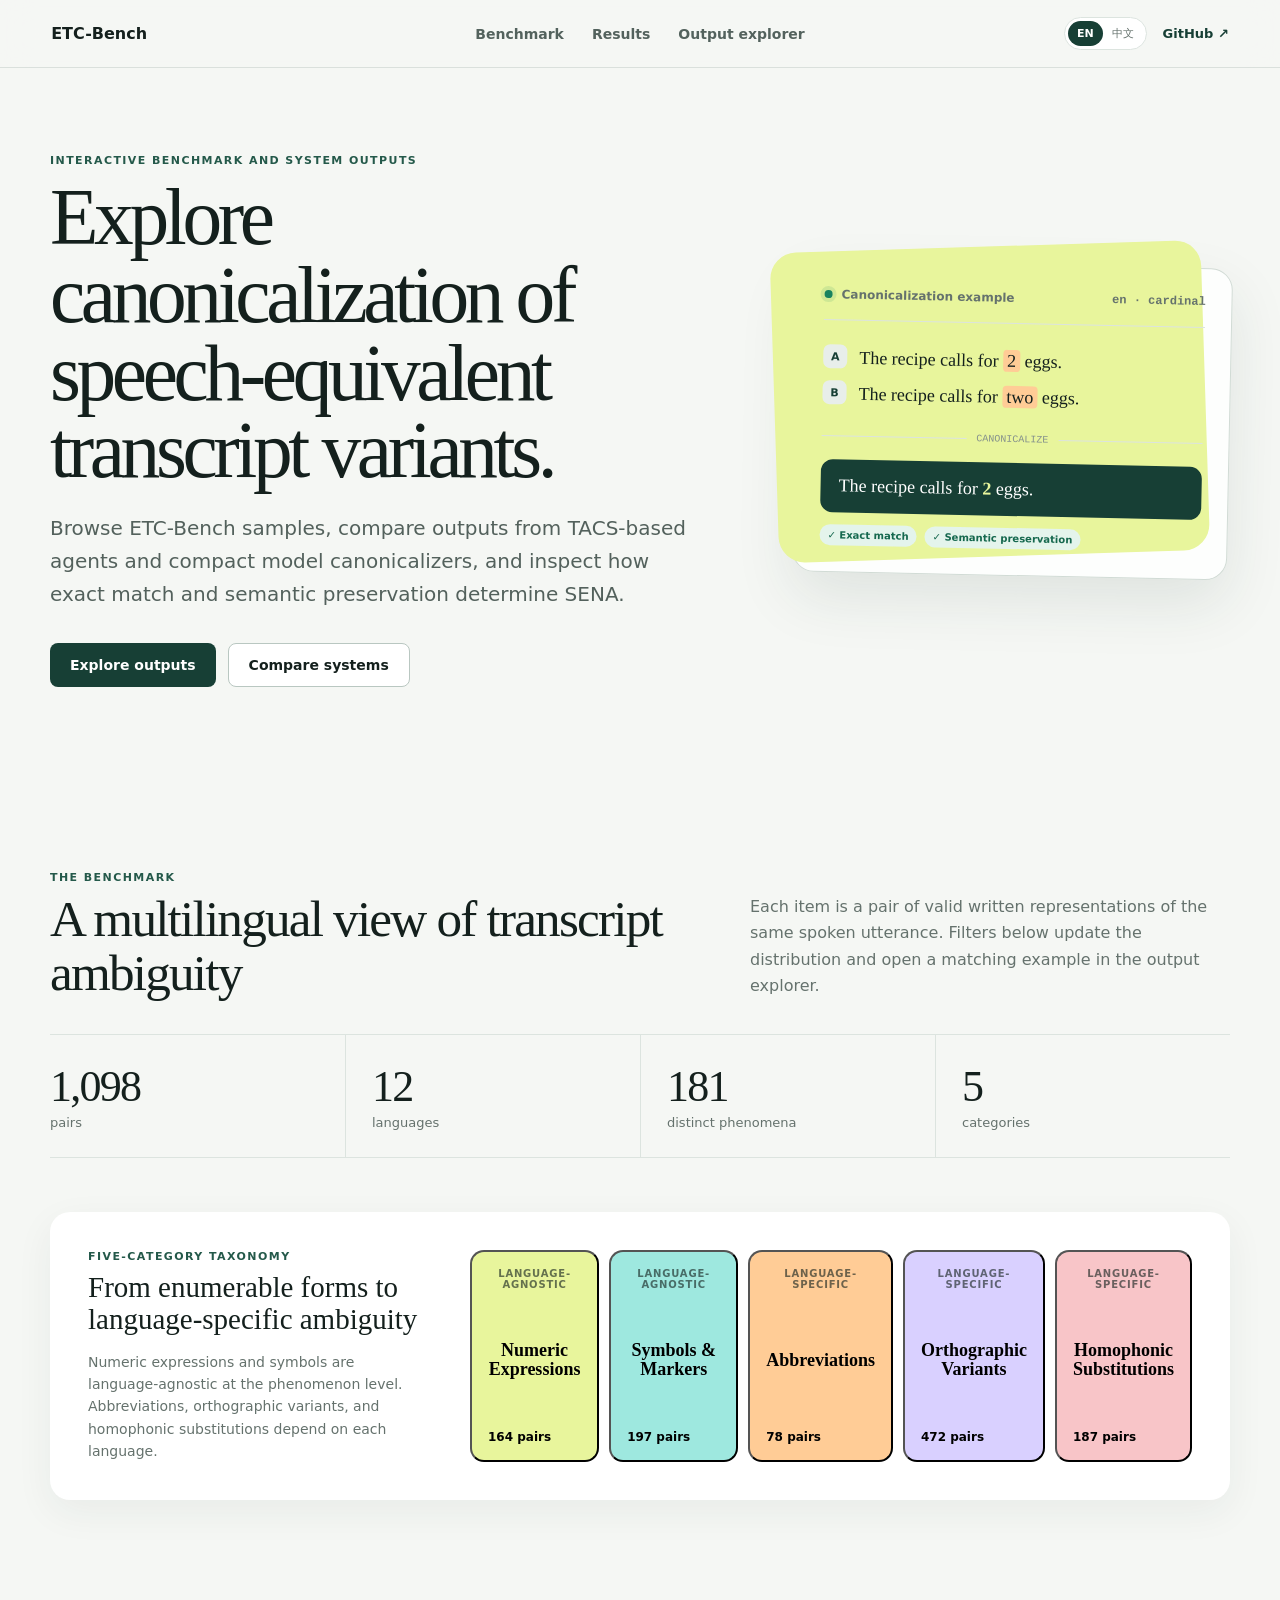
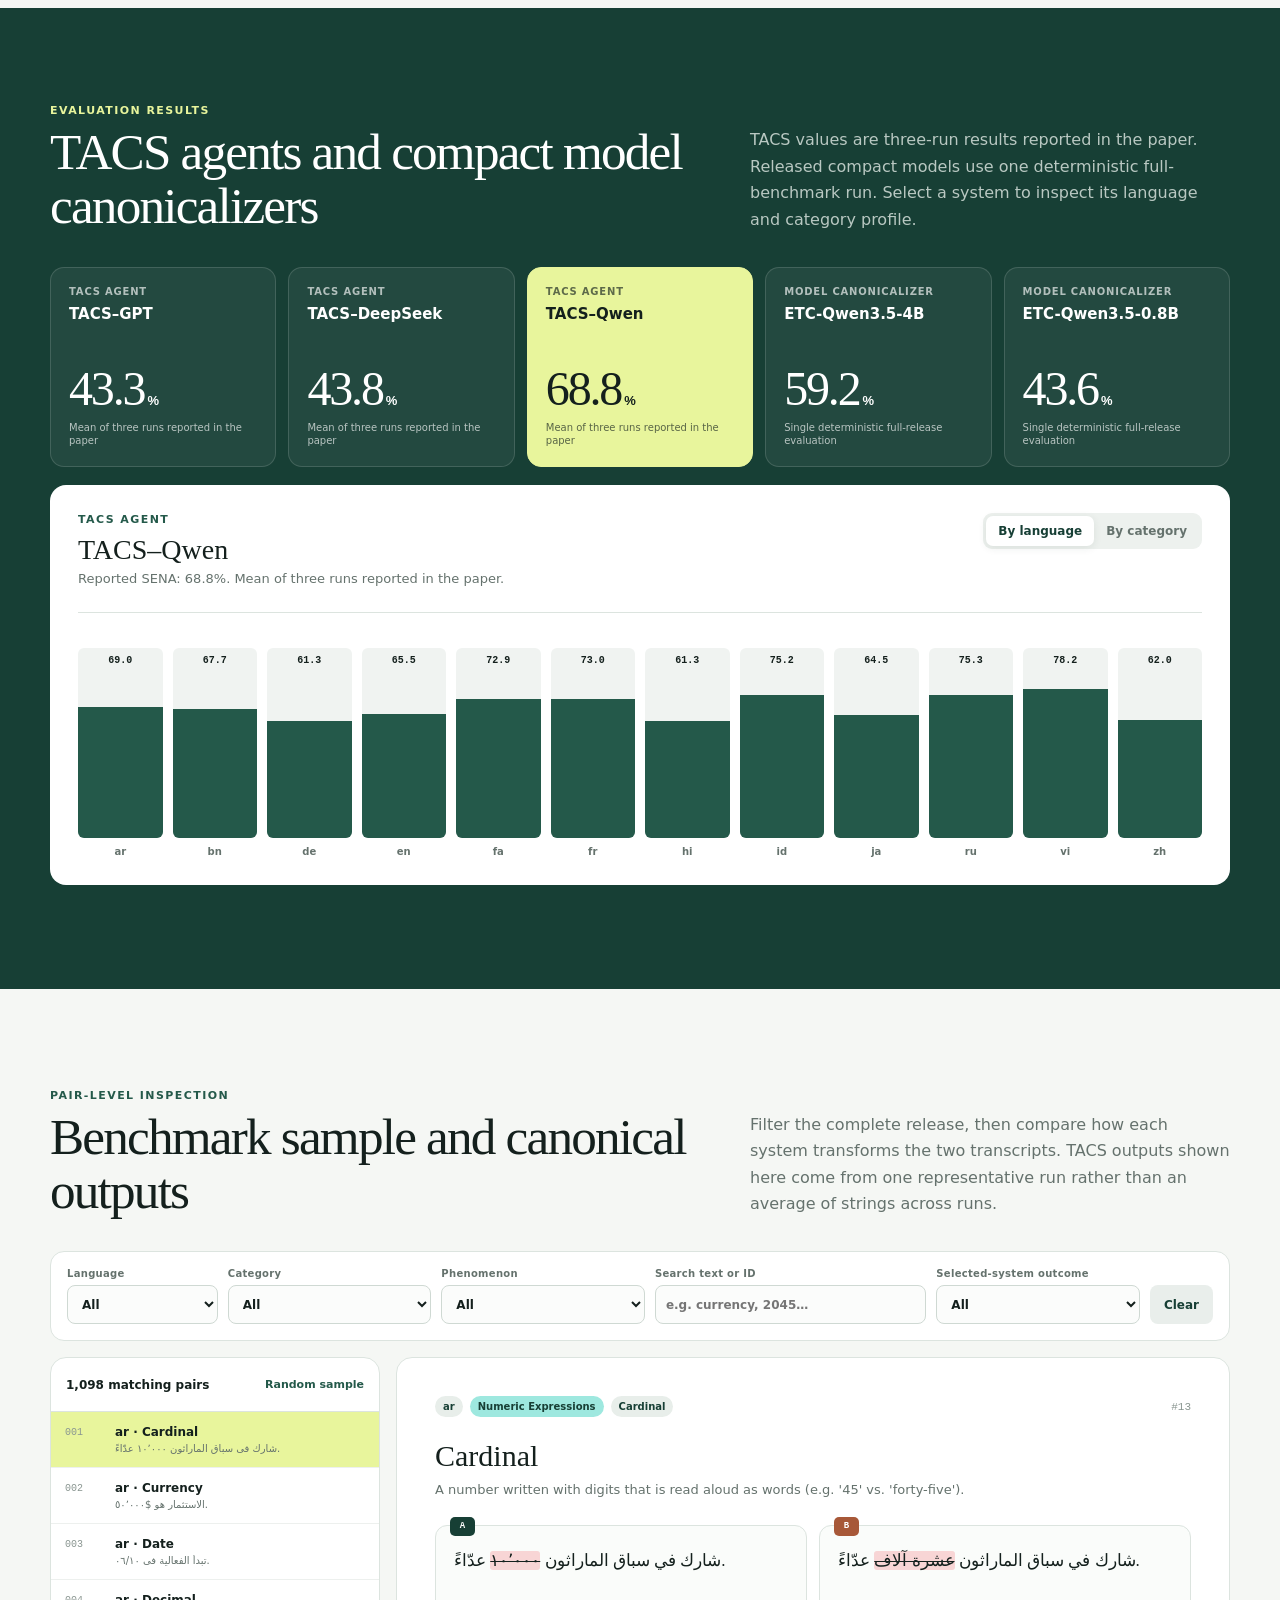
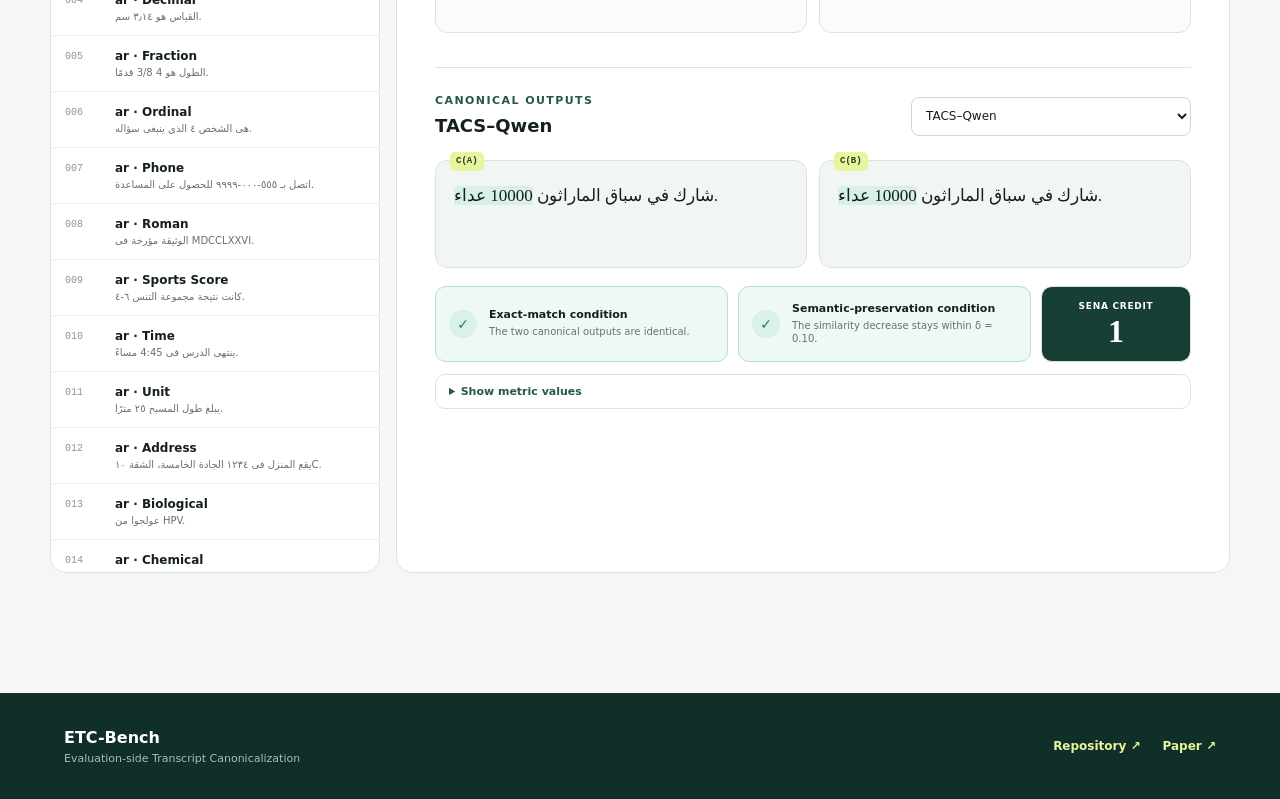
<file: index.html>
<!doctype html>
<html lang="en">
  <head>
    <meta charset="utf-8" />
    <meta name="viewport" content="width=device-width, initial-scale=1" />
    <meta http-equiv="refresh" content="0; url=./demo/" />
    <link rel="canonical" href="https://zh-qian2004.github.io/etc-bench/demo/" />
    <title>ETC-Bench</title>
    <script>
      window.location.replace("./demo/" + window.location.search + window.location.hash);
    </script>
  </head>
  <body>
    <p><a href="./demo/">Open the ETC-Bench interactive demo</a></p>
  </body>
</html>
</file>
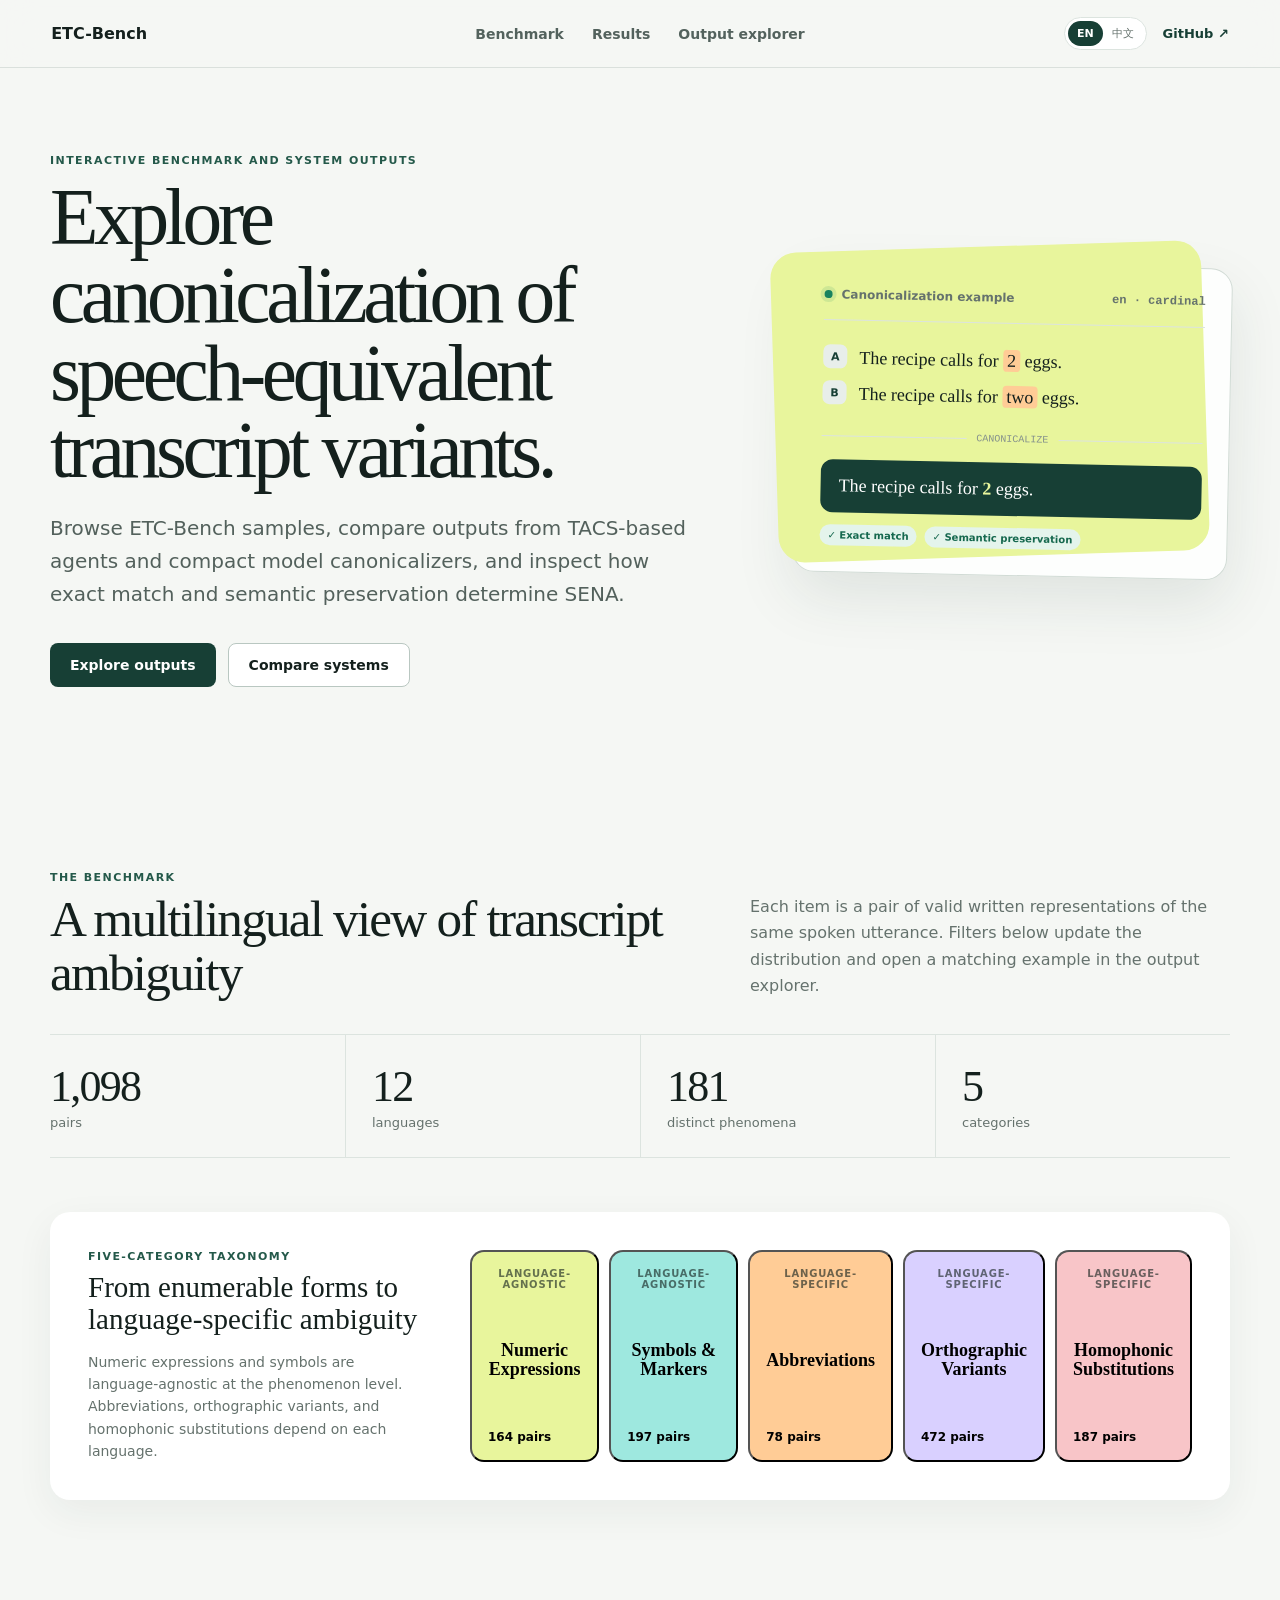
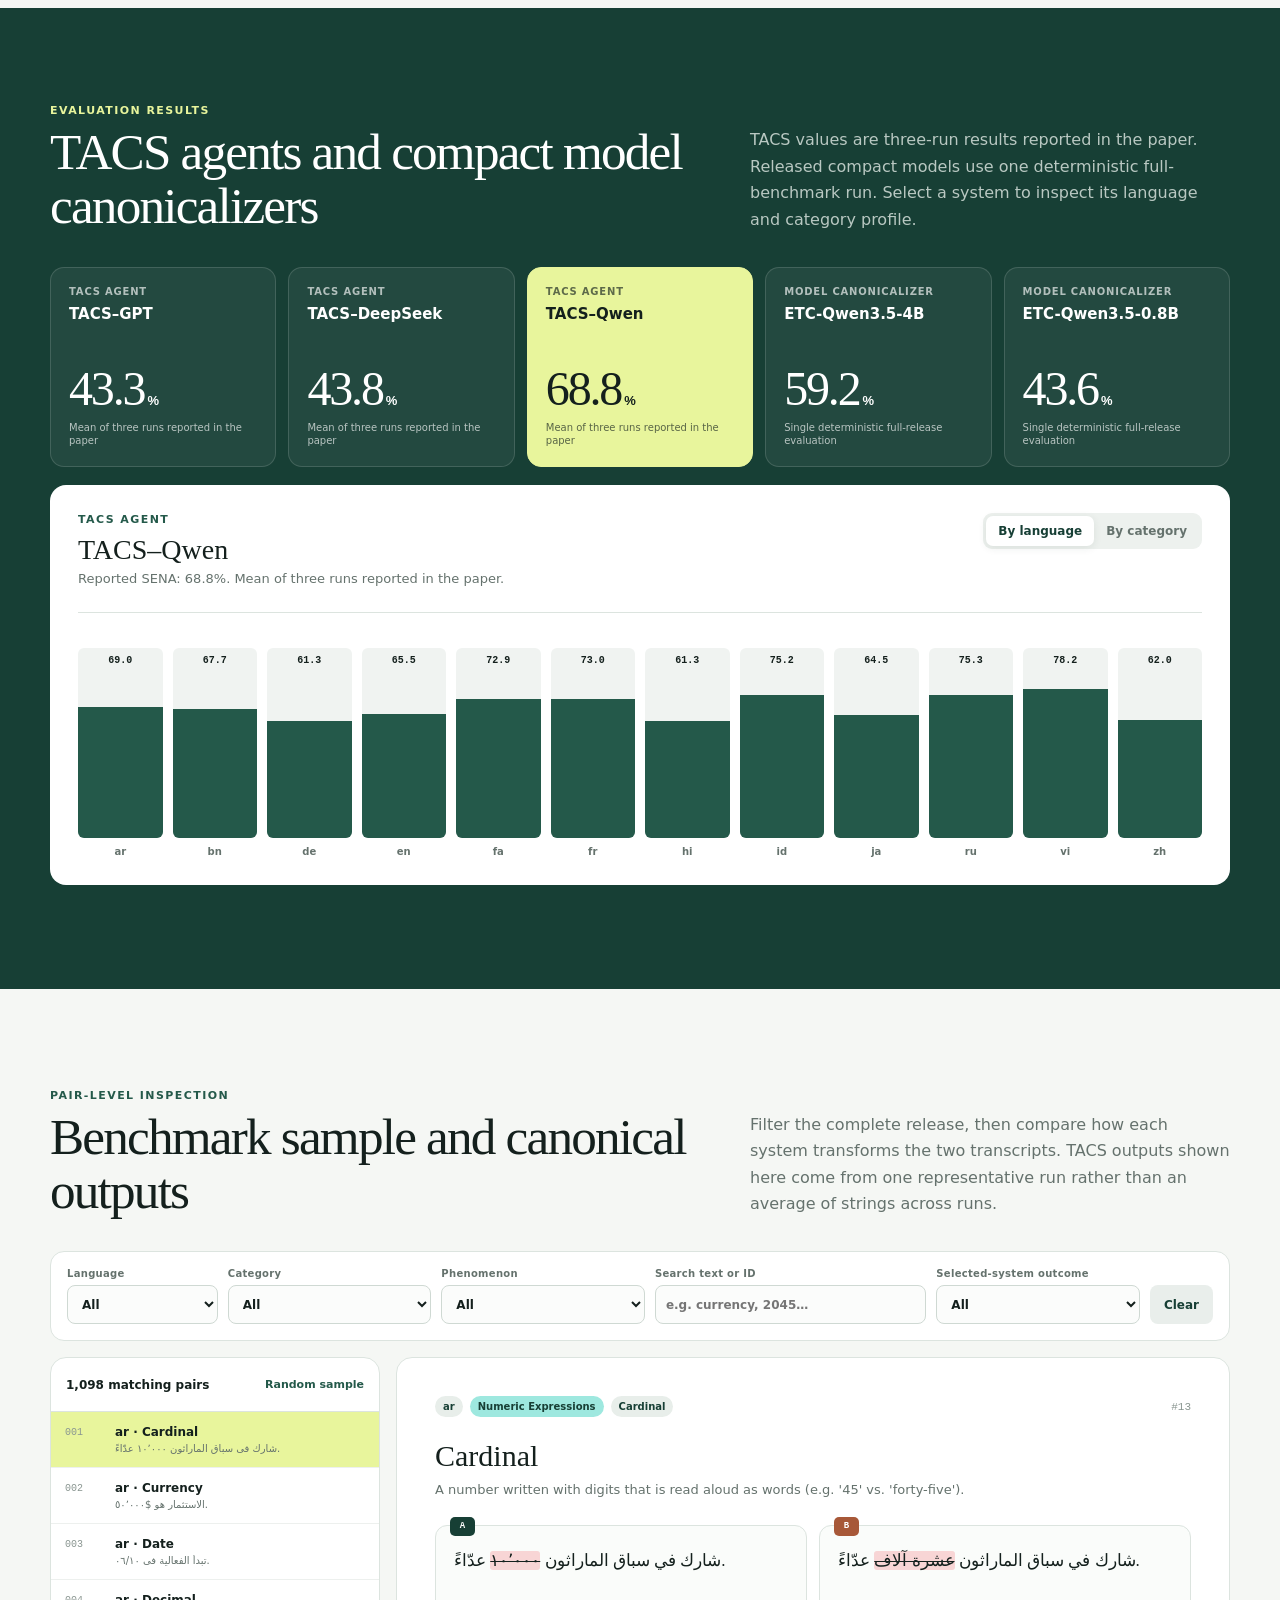
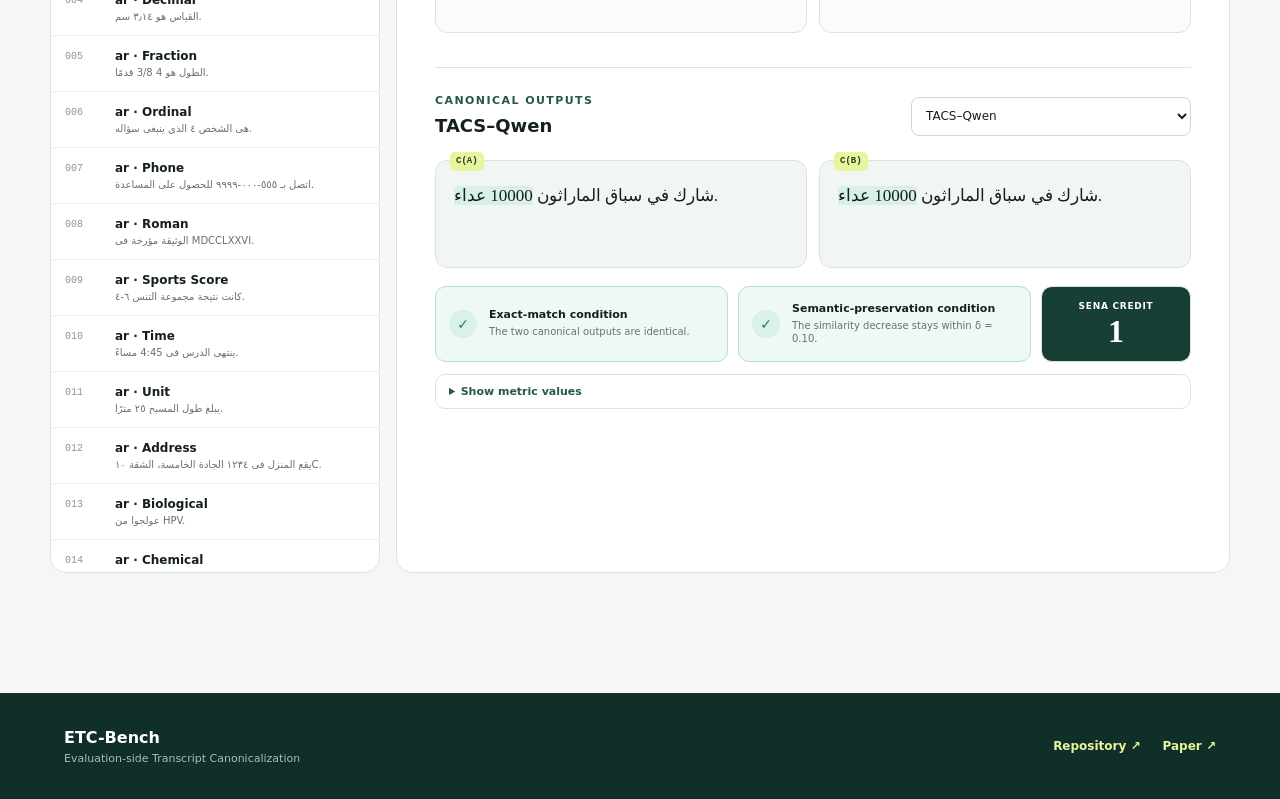
<file: demo/index.html>
<!doctype html>
<html lang="en">
  <head>
    <meta charset="utf-8" />
    <meta name="viewport" content="width=device-width, initial-scale=1" />
    <meta name="theme-color" content="#f4f7f4" />
    <meta name="description" content="Explore ETC-Bench samples and canonicalization outputs from TACS and released model canonicalizers." />
    <title>ETC-Bench · Interactive demo</title>
    <link rel="icon" href="../assets/readme/etc-bench-logo.png" type="image/png" />
    <link rel="icon" href="../assets/readme/etc-bench-logo-dark.png" type="image/png" media="(prefers-color-scheme: dark)" />
    <link rel="stylesheet" href="styles.css" />
  </head>
  <body>
    <header class="topbar">
      <a class="brand" href="#top" aria-label="ETC-Bench demo home">
        <span>ETC-Bench</span>
      </a>
      <nav aria-label="Page sections">
        <a href="#benchmark" data-copy="navBenchmark">Benchmark</a>
        <a href="#results" data-copy="navResults">Results</a>
        <a href="#explorer" data-copy="navExplorer">Output explorer</a>
      </nav>
      <div class="top-actions">
        <div class="language-toggle" role="group" aria-label="Interface language">
          <button type="button" data-ui-language="en" aria-pressed="true">EN</button>
          <button type="button" data-ui-language="zh" aria-pressed="false">中文</button>
        </div>
        <a class="github-link" href="https://github.com/zh-qian2004/etc-bench" target="_blank" rel="noopener">GitHub ↗</a>
      </div>
    </header>

    <main id="top">
      <section class="hero section-shell">
        <div class="hero-copy">
          <p class="eyebrow" data-copy="heroEyebrow">Interactive benchmark and system outputs</p>
          <h1 data-copy="heroTitle">Explore canonicalization of speech-equivalent transcript variants.</h1>
          <p class="hero-lead" data-copy="heroLead">Browse ETC-Bench samples, compare outputs from TACS-based agents and compact model canonicalizers, and inspect how exact match and semantic preservation determine SENA.</p>
          <div class="hero-actions">
            <a class="button primary" href="#explorer" data-copy="exploreOutputs">Explore outputs</a>
            <a class="button secondary" href="#results" data-copy="compareSystems">Compare systems</a>
          </div>
        </div>
        <div class="hero-demo" aria-label="Canonicalization example">
          <div class="hero-demo-head">
            <span class="live-dot"></span>
            <span data-copy="heroExample">Canonicalization example</span>
            <span class="mono">en · cardinal</span>
          </div>
          <div class="mini-pair">
            <span>A</span><p>The recipe calls for <mark>2</mark> eggs.</p>
            <span>B</span><p>The recipe calls for <mark>two</mark> eggs.</p>
          </div>
          <div class="canonical-arrow" aria-hidden="true"><span></span>canonicalize<span></span></div>
          <div class="mini-output">The recipe calls for <strong>2</strong> eggs.</div>
          <div class="mini-verdict"><span>✓ Exact match</span><span>✓ Semantic preservation</span></div>
        </div>
      </section>

      <section class="stats section-shell" id="benchmark" aria-labelledby="benchmarkTitle">
        <div class="section-heading">
          <div>
            <p class="eyebrow" data-copy="benchmarkEyebrow">The benchmark</p>
            <h2 id="benchmarkTitle" data-copy="benchmarkTitle">A multilingual view of transcript ambiguity</h2>
          </div>
          <p data-copy="benchmarkLead">Each item is a pair of valid written representations of the same spoken utterance. Filters below update the distribution and open a matching example in the output explorer.</p>
        </div>
        <div class="stat-grid" id="statGrid"></div>
        <div class="taxonomy-panel">
          <div class="taxonomy-copy">
            <p class="eyebrow" data-copy="taxonomyEyebrow">Five-category taxonomy</p>
            <h3 data-copy="taxonomyTitle">From enumerable forms to language-specific ambiguity</h3>
            <p data-copy="taxonomyLead">Numeric expressions and symbols are language-agnostic at the phenomenon level. Abbreviations, orthographic variants, and homophonic substitutions depend on each language.</p>
          </div>
          <div class="category-map" id="categoryMap"></div>
        </div>
      </section>

      <section class="results-section" id="results" aria-labelledby="resultsTitle">
        <div class="section-shell">
          <div class="section-heading light">
            <div>
              <p class="eyebrow" data-copy="resultsEyebrow">Evaluation results</p>
              <h2 id="resultsTitle" data-copy="resultsTitle">TACS agents and compact model canonicalizers</h2>
            </div>
            <p data-copy="resultsLead">TACS values are three-run results reported in the paper. Released compact models use one deterministic full-benchmark run. Select a system to inspect its language and category profile.</p>
          </div>
          <div class="system-cards" id="systemCards"></div>
          <div class="result-detail">
            <div class="result-detail-head">
              <div>
                <p class="eyebrow" id="detailKind"></p>
                <h3 id="detailTitle"></h3>
                <p id="detailNote"></p>
              </div>
              <div class="dimension-toggle" role="group" aria-label="Result dimension">
                <button type="button" data-dimension="languages" aria-pressed="true" data-copy="byLanguage">By language</button>
                <button type="button" data-dimension="categories" aria-pressed="false" data-copy="byCategory">By category</button>
              </div>
            </div>
            <div class="bar-chart" id="barChart"></div>
          </div>
        </div>
      </section>

      <section class="explorer section-shell" id="explorer" aria-labelledby="explorerTitle">
        <div class="section-heading">
          <div>
            <p class="eyebrow" data-copy="explorerEyebrow">Pair-level inspection</p>
            <h2 id="explorerTitle" data-copy="explorerTitle">Benchmark sample and canonical outputs</h2>
          </div>
          <p data-copy="explorerLead">Filter the complete release, then compare how each system transforms the two transcripts. TACS outputs shown here come from one representative run rather than an average of strings across runs.</p>
        </div>

        <div class="filters" aria-label="Benchmark filters">
          <label><span data-copy="filterLanguage">Language</span><select id="languageFilter"></select></label>
          <label><span data-copy="filterCategory">Category</span><select id="categoryFilter"></select></label>
          <label><span data-copy="filterPhenomenon">Phenomenon</span><select id="phenomenonFilter"></select></label>
          <label class="search-field"><span data-copy="filterSearch">Search text or ID</span><input id="searchInput" type="search" placeholder="e.g. currency, 2045…" /></label>
          <label><span data-copy="filterOutcome">Selected-system outcome</span><select id="outcomeFilter"></select></label>
          <button class="clear-button" type="button" id="clearFilters" data-copy="clearFilters">Clear</button>
        </div>

        <div class="explorer-layout">
          <aside class="sample-list-panel">
            <div class="list-head">
              <strong id="matchCount"></strong>
              <button type="button" id="randomSample" data-copy="randomSample">Random sample</button>
            </div>
            <div class="sample-list" id="sampleList" role="listbox" aria-label="Benchmark samples"></div>
          </aside>

          <article class="sample-detail" id="sampleDetail">
            <div class="sample-meta">
              <div class="meta-badges" id="metaBadges"></div>
              <span class="sample-id" id="sampleId"></span>
            </div>
            <h3 id="phenomenonTitle"></h3>
            <p class="phenomenon-description" id="phenomenonDescription"></p>

            <div class="source-pair">
              <div class="text-card source-a"><span class="side-label">A</span><p id="sourceA"></p></div>
              <div class="text-card source-b"><span class="side-label">B</span><p id="sourceB"></p></div>
            </div>

            <div class="output-toolbar">
              <div>
                <p class="eyebrow" data-copy="canonicalOutputs">Canonical outputs</p>
                <h4 id="outputSystemTitle"></h4>
              </div>
              <select id="outputSystemSelect" aria-label="Select canonicalization system"></select>
            </div>
            <div class="output-pair">
              <div class="text-card output-a"><span class="side-label">C(A)</span><p id="outputA"></p></div>
              <div class="text-card output-b"><span class="side-label">C(B)</span><p id="outputB"></p></div>
            </div>

            <div class="verdict-grid">
              <div class="verdict" id="exactVerdict"><span class="verdict-icon"></span><div><strong data-copy="exactCondition">Exact-match condition</strong><small id="exactText"></small></div></div>
              <div class="verdict" id="semanticVerdict"><span class="verdict-icon"></span><div><strong data-copy="semanticCondition">Semantic-preservation condition</strong><small id="semanticText"></small></div></div>
              <div class="credit-card" id="creditCard"><span data-copy="senaCredit">SENA credit</span><strong id="creditValue"></strong></div>
            </div>
            <details class="metric-details">
              <summary data-copy="metricDetails">Show metric values</summary>
              <div><span>t<sub>i</sub></span><strong id="metricT"></strong><small data-copy="metricTLabel">source-pair similarity</small></div>
              <div><span>f<sub>i</sub></span><strong id="metricF"></strong><small data-copy="metricFLabel">lower input–output similarity</small></div>
              <div><span>δ</span><strong>0.10</strong><small data-copy="metricDeltaLabel">similarity tolerance</small></div>
            </details>
          </article>
        </div>
      </section>
    </main>

    <footer>
      <div><strong>ETC-Bench</strong><span data-copy="footerText">Evaluation-side Transcript Canonicalization</span></div>
      <div class="footer-links">
        <a href="https://github.com/zh-qian2004/etc-bench" target="_blank" rel="noopener">Repository ↗</a>
        <a href="https://arxiv.org/abs/2610.36527" target="_blank" rel="noopener">Paper ↗</a>
      </div>
    </footer>

    <script src="data.js"></script>
    <script src="app.js"></script>
  </body>
</html>
</file>
<file: demo/styles.css>
:root {
  --ink: #14201d;
  --muted: #65726d;
  --line: #dce4df;
  --paper: #f5f7f4;
  --card: #ffffff;
  --forest: #173f35;
  --forest-2: #24594a;
  --lime: #e8f59c;
  --cyan: #9ee8df;
  --orange: #ffcc96;
  --lavender: #d9d0ff;
  --rose: #f8c5c8;
  --success: #17825f;
  --danger: #bf4a4f;
  --shadow: 0 24px 60px rgba(31, 55, 47, 0.1);
  color: var(--ink);
  font-family: Inter, ui-sans-serif, system-ui, -apple-system, BlinkMacSystemFont, "Segoe UI", sans-serif;
  font-synthesis: none;
  text-rendering: optimizeLegibility;
}

* { box-sizing: border-box; }
html { scroll-behavior: smooth; scroll-padding-top: 84px; }
body { margin: 0; background: var(--paper); color: var(--ink); }
button, input, select { font: inherit; }
button, a { -webkit-tap-highlight-color: transparent; }
a { color: inherit; }

.topbar {
  position: sticky;
  top: 0;
  z-index: 20;
  min-height: 68px;
  display: grid;
  grid-template-columns: 1fr auto 1fr;
  align-items: center;
  padding: 10px clamp(18px, 4vw, 58px);
  border-bottom: 1px solid rgba(23, 63, 53, 0.12);
  background: rgba(245, 247, 244, 0.9);
  backdrop-filter: blur(16px);
}

.brand { display: inline-flex; align-items: center; width: fit-content; text-decoration: none; font-weight: 750; }
.topbar nav { display: flex; align-items: center; gap: 28px; }
.topbar nav a { position: relative; color: #53625d; font-size: 14px; font-weight: 650; text-decoration: none; }
.topbar nav a::after { content: ""; position: absolute; left: 0; right: 100%; bottom: -7px; height: 2px; background: var(--forest); transition: right 160ms ease; }
.topbar nav a:hover::after { right: 0; }
.top-actions { justify-self: end; display: flex; align-items: center; gap: 16px; }
.github-link { color: var(--forest); font-size: 13px; font-weight: 700; text-decoration: none; }
.language-toggle { display: flex; padding: 3px; border: 1px solid var(--line); border-radius: 999px; background: white; }
.language-toggle button { border: 0; border-radius: 999px; padding: 5px 9px; color: var(--muted); background: transparent; font-size: 11px; font-weight: 750; cursor: pointer; }
.language-toggle button[aria-pressed="true"] { color: white; background: var(--forest); }

.section-shell { width: min(1180px, calc(100% - 40px)); margin: 0 auto; }
.hero { min-height: 620px; display: grid; grid-template-columns: minmax(0, 1.22fr) minmax(380px, .78fr); gap: clamp(36px, 5vw, 64px); align-items: center; padding-block: 86px 96px; }
.hero-copy h1 { max-width: 720px; margin: 12px 0 22px; font-family: Georgia, "Times New Roman", serif; font-size: clamp(50px, 6.2vw, 84px); font-weight: 500; letter-spacing: -0.055em; line-height: .98; }
.eyebrow { margin: 0 0 8px; color: var(--forest-2); font-size: 11px; font-weight: 800; letter-spacing: .13em; text-transform: uppercase; }
.hero-lead { max-width: 640px; margin: 0; color: #53615c; font-size: clamp(17px, 2vw, 20px); line-height: 1.65; }
.hero-actions { display: flex; gap: 12px; margin-top: 32px; }
.button { display: inline-flex; align-items: center; justify-content: center; min-height: 44px; padding: 0 20px; border-radius: 8px; font-size: 14px; font-weight: 750; text-decoration: none; }
.button.primary { color: white; background: var(--forest); }
.button.secondary { border: 1px solid #b9c7c1; background: white; }

.hero-demo { position: relative; padding: 26px; border: 1px solid #d1dbd5; border-radius: 22px; background: rgba(255,255,255,.86); box-shadow: var(--shadow); transform: rotate(1.2deg); }
.hero-demo::before { content: ""; position: absolute; z-index: -1; inset: -18px 24px 18px -22px; border-radius: 26px; background: var(--lime); transform: rotate(-3deg); }
.hero-demo-head { display: flex; align-items: center; gap: 9px; padding-bottom: 18px; border-bottom: 1px solid var(--line); color: var(--muted); font-size: 12px; font-weight: 650; }
.hero-demo-head .mono { margin-left: auto; }
.live-dot { width: 8px; height: 8px; border-radius: 50%; background: var(--success); box-shadow: 0 0 0 4px rgba(23,130,95,.12); }
.mono { font-family: "SFMono-Regular", Consolas, monospace; }
.mini-pair { display: grid; grid-template-columns: 24px 1fr; gap: 10px 12px; padding: 24px 0; }
.mini-pair > span { display: grid; place-items: center; width: 24px; height: 24px; border-radius: 7px; background: #e8eeea; color: var(--forest); font-size: 11px; font-weight: 800; }
.mini-pair p { margin: 0; font-family: Georgia, serif; font-size: 18px; line-height: 1.45; }
mark { padding: 1px 4px; border-radius: 4px; background: var(--orange); color: inherit; }
.canonical-arrow { display: grid; grid-template-columns: 1fr auto 1fr; align-items: center; gap: 10px; color: #84908c; font-family: "SFMono-Regular", Consolas, monospace; font-size: 10px; text-transform: uppercase; }
.canonical-arrow span { height: 1px; background: var(--line); }
.mini-output { margin-top: 18px; padding: 16px 18px; border-radius: 12px; background: var(--forest); color: white; font-family: Georgia, serif; font-size: 18px; }
.mini-output strong { color: var(--lime); }
.mini-verdict { display: flex; flex-wrap: wrap; gap: 8px; margin-top: 12px; }
.mini-verdict span { padding: 5px 8px; border-radius: 999px; background: #e4f4ec; color: #15684e; font-size: 10px; font-weight: 750; }

.stats { padding-block: 88px 108px; }
.section-heading { display: grid; grid-template-columns: 1fr minmax(320px, 480px); gap: 52px; align-items: end; margin-bottom: 34px; }
.section-heading h2 { max-width: 720px; margin: 0; font-family: Georgia, serif; font-size: clamp(34px, 4vw, 52px); font-weight: 500; letter-spacing: -.035em; line-height: 1.05; }
.section-heading > p { margin: 0; color: var(--muted); line-height: 1.65; }
.stat-grid { display: grid; grid-template-columns: repeat(4, 1fr); border-block: 1px solid var(--line); }
.stat { padding: 26px 24px 26px 0; }
.stat + .stat { padding-left: 26px; border-left: 1px solid var(--line); }
.stat strong { display: block; font-family: Georgia, serif; font-size: 44px; font-weight: 500; letter-spacing: -.04em; }
.stat span { color: var(--muted); font-size: 13px; }
.taxonomy-panel { display: grid; grid-template-columns: 330px 1fr; gap: 52px; margin-top: 54px; padding: 38px; border-radius: 20px; background: white; box-shadow: 0 12px 38px rgba(31,55,47,.06); }
.taxonomy-copy h3 { margin: 5px 0 15px; font-family: Georgia, serif; font-size: 29px; font-weight: 500; line-height: 1.12; }
.taxonomy-copy > p:last-child { margin: 0; color: var(--muted); font-size: 14px; line-height: 1.6; }
.category-map { display: grid; grid-template-columns: repeat(5, 1fr); gap: 10px; }
.category-chip { min-height: 174px; display: flex; flex-direction: column; justify-content: space-between; padding: 16px; border-radius: 14px; cursor: pointer; transition: transform 160ms ease, box-shadow 160ms ease; }
.category-chip:hover { transform: translateY(-3px); box-shadow: 0 12px 26px rgba(35,53,47,.12); }
.category-chip:nth-child(1) { background: var(--lime); }
.category-chip:nth-child(2) { background: var(--cyan); }
.category-chip:nth-child(3) { background: var(--orange); }
.category-chip:nth-child(4) { background: var(--lavender); }
.category-chip:nth-child(5) { background: var(--rose); }
.category-chip small { color: rgba(20,32,29,.62); font-size: 10px; font-weight: 800; letter-spacing: .08em; text-transform: uppercase; }
.category-chip strong { font-family: Georgia, serif; font-size: 18px; font-weight: 600; line-height: 1.05; }
.category-chip span { font-size: 12px; font-weight: 700; }

.results-section { padding-block: 96px 104px; background: var(--forest); color: white; }
.section-heading.light .eyebrow { color: var(--lime); }
.section-heading.light > p { color: #b9c8c2; }
.system-cards { display: grid; grid-template-columns: repeat(5, 1fr); gap: 12px; }
.system-card { position: relative; min-height: 200px; display: flex; flex-direction: column; align-items: flex-start; padding: 18px; border: 1px solid rgba(255,255,255,.14); border-radius: 14px; background: rgba(255,255,255,.055); color: white; cursor: pointer; text-align: left; transition: background 160ms ease, transform 160ms ease; }
.system-card:hover { transform: translateY(-3px); background: rgba(255,255,255,.09); }
.system-card[aria-pressed="true"] { border-color: var(--lime); background: var(--lime); color: var(--ink); }
.system-card small { color: currentColor; font-size: 10px; font-weight: 750; letter-spacing: .08em; opacity: .65; text-transform: uppercase; }
.system-card strong { margin-top: 8px; font-size: 15px; }
.system-card .score { margin-top: auto; font-family: Georgia, serif; font-size: 48px; line-height: 1; letter-spacing: -.045em; }
.system-card .score::after { content: "%"; margin-left: 3px; font-family: Inter, sans-serif; font-size: 13px; font-weight: 700; letter-spacing: 0; }
.system-card .protocol { margin-top: 8px; font-size: 10px; line-height: 1.35; opacity: .68; }
.result-detail { margin-top: 18px; padding: 28px; border-radius: 16px; background: white; color: var(--ink); }
.result-detail-head { display: flex; justify-content: space-between; gap: 32px; align-items: flex-start; }
.result-detail-head h3 { margin: 3px 0 5px; font-family: Georgia, serif; font-size: 28px; font-weight: 500; }
.result-detail-head p:last-child { margin: 0; color: var(--muted); font-size: 13px; }
.dimension-toggle { display: flex; padding: 3px; border-radius: 9px; background: #edf1ee; }
.dimension-toggle button { border: 0; border-radius: 7px; padding: 8px 12px; background: transparent; color: var(--muted); font-size: 12px; font-weight: 700; cursor: pointer; }
.dimension-toggle button[aria-pressed="true"] { background: white; color: var(--forest); box-shadow: 0 2px 8px rgba(31,55,47,.09); }
.bar-chart { display: grid; grid-template-columns: repeat(12, minmax(38px, 1fr)); gap: 10px; align-items: end; min-height: 245px; margin-top: 26px; padding-top: 20px; border-top: 1px solid var(--line); }
.bar-item { min-width: 0; display: grid; grid-template-rows: 190px auto; gap: 8px; text-align: center; }
.bar-track { position: relative; align-self: stretch; display: flex; align-items: flex-end; border-radius: 6px; background: #f0f3f1; overflow: hidden; }
.bar-fill { width: 100%; min-height: 2px; background: var(--forest-2); transition: height 240ms ease; }
.bar-value { position: absolute; top: 7px; left: 0; right: 0; font-family: "SFMono-Regular", Consolas, monospace; font-size: 10px; font-weight: 750; }
.bar-label { overflow: hidden; color: var(--muted); font-size: 10px; font-weight: 700; text-overflow: ellipsis; white-space: nowrap; }
.bar-chart.categories { grid-template-columns: repeat(5, 1fr); gap: 18px; }

.explorer { padding-block: 100px 120px; }
.filters { display: grid; grid-template-columns: 1fr 1.35fr 1.35fr 1.8fr 1.35fr auto; gap: 10px; align-items: end; margin-bottom: 16px; padding: 16px; border: 1px solid var(--line); border-radius: 14px; background: white; }
.filters label { min-width: 0; display: grid; gap: 6px; color: var(--muted); font-size: 10px; font-weight: 750; letter-spacing: .03em; }
.filters select, .filters input, #outputSystemSelect { width: 100%; min-height: 39px; border: 1px solid #cfd9d3; border-radius: 8px; padding: 0 10px; outline: none; background: #fbfcfb; color: var(--ink); font-size: 12px; }
.filters select:focus, .filters input:focus, #outputSystemSelect:focus { border-color: var(--forest-2); box-shadow: 0 0 0 3px rgba(36,89,74,.1); }
.clear-button { min-height: 39px; border: 0; border-radius: 8px; padding: 0 14px; background: #e9eeeb; color: var(--forest); font-size: 12px; font-weight: 750; cursor: pointer; }
.explorer-layout { display: grid; grid-template-columns: 330px minmax(0, 1fr); gap: 16px; min-height: 700px; }
.sample-list-panel, .sample-detail { border: 1px solid var(--line); border-radius: 16px; background: white; overflow: hidden; }
.sample-list-panel { display: flex; flex-direction: column; }
.list-head { min-height: 54px; display: flex; justify-content: space-between; align-items: center; padding: 0 15px; border-bottom: 1px solid var(--line); font-size: 12px; }
.list-head button { border: 0; padding: 5px 0; background: transparent; color: var(--forest-2); font-size: 11px; font-weight: 750; cursor: pointer; }
.sample-list { max-height: 760px; overflow: auto; }
.sample-button { width: 100%; display: grid; grid-template-columns: 42px 1fr; gap: 8px; padding: 13px 14px; border: 0; border-bottom: 1px solid #edf0ee; background: transparent; color: var(--ink); cursor: pointer; text-align: left; }
.sample-button:hover { background: #f5f8f6; }
.sample-button[aria-selected="true"] { background: var(--lime); }
.sample-button .sample-number { padding-top: 2px; color: #8a9691; font-family: "SFMono-Regular", Consolas, monospace; font-size: 10px; }
.sample-button strong { display: block; overflow: hidden; font-size: 12px; text-overflow: ellipsis; white-space: nowrap; }
.sample-button small { display: block; margin-top: 4px; overflow: hidden; color: var(--muted); font-size: 10px; text-overflow: ellipsis; white-space: nowrap; }
.empty-list { padding: 28px 16px; color: var(--muted); font-size: 12px; line-height: 1.5; }
.sample-detail { padding: clamp(22px, 3.5vw, 38px); }
.sample-meta { display: flex; justify-content: space-between; align-items: center; gap: 16px; }
.meta-badges { display: flex; flex-wrap: wrap; gap: 7px; }
.badge { padding: 5px 8px; border-radius: 999px; background: #e8eeea; color: var(--forest); font-size: 10px; font-weight: 750; }
.badge.category { background: var(--cyan); }
.sample-id { color: #8a9691; font-family: "SFMono-Regular", Consolas, monospace; font-size: 11px; }
.sample-detail > h3 { margin: 22px 0 7px; font-family: Georgia, serif; font-size: 30px; font-weight: 500; }
.phenomenon-description { max-width: 760px; margin: 0; color: var(--muted); font-size: 13px; line-height: 1.55; }
.source-pair, .output-pair { display: grid; grid-template-columns: 1fr 1fr; gap: 12px; margin-top: 24px; }
.text-card { position: relative; min-height: 108px; padding: 22px 18px 16px; border: 1px solid var(--line); border-radius: 12px; background: #fafcfa; }
.text-card p { margin: 0; font-family: Georgia, "Times New Roman", serif; font-size: 17px; line-height: 1.55; overflow-wrap: anywhere; }
.side-label { position: absolute; top: -9px; left: 14px; display: inline-flex; min-width: 25px; height: 19px; align-items: center; justify-content: center; border-radius: 5px; padding: 0 6px; background: var(--forest); color: white; font-family: "SFMono-Regular", Consolas, monospace; font-size: 9px; font-weight: 800; }
.source-b .side-label { background: #a75838; }
.output-pair .text-card { background: #f2f6f3; }
.output-pair .side-label { color: var(--forest); background: var(--lime); }
.diff-remove { border-radius: 3px; background: #f8d5d5; text-decoration: line-through; text-decoration-thickness: 1px; }
.diff-add { border-radius: 3px; background: #d9f0e6; }
.output-toolbar { display: flex; justify-content: space-between; align-items: end; gap: 20px; margin-top: 34px; padding-top: 26px; border-top: 1px solid var(--line); }
.output-toolbar h4 { margin: 0; font-size: 18px; }
#outputSystemSelect { width: min(280px, 46%); background: white; }
.verdict-grid { display: grid; grid-template-columns: 1fr 1fr 150px; gap: 10px; margin-top: 18px; }
.verdict, .credit-card { min-height: 76px; display: flex; align-items: center; gap: 12px; padding: 13px; border: 1px solid var(--line); border-radius: 11px; }
.verdict.pass { border-color: #b6ddcd; background: #eff9f4; }
.verdict.fail { border-color: #ebc4c6; background: #fff3f3; }
.verdict-icon { flex: 0 0 auto; width: 28px; height: 28px; display: grid; place-items: center; border-radius: 50%; background: #e8eeea; font-size: 14px; }
.verdict.pass .verdict-icon { color: var(--success); background: #d9f1e7; }
.verdict.fail .verdict-icon { color: var(--danger); background: #f8dfe0; }
.verdict strong { display: block; font-size: 11px; }
.verdict small { display: block; margin-top: 4px; color: var(--muted); font-size: 10px; line-height: 1.35; }
.credit-card { display: grid; place-items: center; align-content: center; gap: 4px; color: white; background: var(--forest); text-align: center; }
.credit-card.zero { background: #7b8581; }
.credit-card span { font-size: 9px; font-weight: 750; letter-spacing: .08em; text-transform: uppercase; }
.credit-card strong { font-family: Georgia, serif; font-size: 32px; line-height: 1; }
.metric-details { margin-top: 12px; border: 1px solid var(--line); border-radius: 10px; overflow: hidden; }
.metric-details summary { padding: 10px 13px; color: var(--forest-2); font-size: 11px; font-weight: 750; cursor: pointer; }
.metric-details[open] { display: grid; grid-template-columns: repeat(3, 1fr); }
.metric-details[open] summary { grid-column: 1 / -1; border-bottom: 1px solid var(--line); }
.metric-details > div { display: grid; grid-template-columns: auto auto; justify-content: start; gap: 2px 12px; padding: 13px; }
.metric-details > div + div { border-left: 1px solid var(--line); }
.metric-details span { font-family: Georgia, serif; font-size: 16px; }
.metric-details strong { font-family: "SFMono-Regular", Consolas, monospace; font-size: 13px; }
.metric-details small { grid-column: 1 / -1; color: var(--muted); font-size: 9px; }

footer { min-height: 106px; display: flex; justify-content: space-between; align-items: center; padding: 26px clamp(20px, 5vw, 70px); background: #102f28; color: white; }
footer > div:first-child { display: grid; gap: 5px; }
footer span { color: #aebdb7; font-size: 11px; }
.footer-links { display: flex; gap: 22px; }
.footer-links a { color: var(--lime); font-size: 12px; font-weight: 700; text-decoration: none; }

@media (max-width: 1050px) {
  .hero { grid-template-columns: 1fr 390px; gap: 40px; }
  .hero-copy h1 { font-size: 58px; }
  .taxonomy-panel { grid-template-columns: 1fr; }
  .category-map { grid-template-columns: repeat(5, minmax(120px, 1fr)); overflow-x: auto; }
  .system-cards { grid-template-columns: repeat(5, minmax(150px, 1fr)); overflow-x: auto; padding-bottom: 4px; }
  .filters { grid-template-columns: repeat(3, 1fr); }
  .clear-button { min-height: 39px; }
}

@media (max-width: 780px) {
  .topbar { grid-template-columns: 1fr auto; }
  .topbar nav { display: none; }
  .github-link { display: none; }
  .hero { min-height: 0; grid-template-columns: 1fr; padding-block: 70px; }
  .hero-copy h1 { font-size: clamp(45px, 14vw, 68px); }
  .hero-demo { transform: none; }
  .section-heading { grid-template-columns: 1fr; gap: 16px; }
  .stat-grid { grid-template-columns: 1fr 1fr; }
  .stat:nth-child(3) { border-left: 0; border-top: 1px solid var(--line); }
  .stat:nth-child(4) { border-top: 1px solid var(--line); }
  .taxonomy-panel { padding: 24px; }
  .result-detail-head { display: grid; }
  .bar-chart { grid-template-columns: repeat(6, 1fr); row-gap: 20px; }
  .bar-item { grid-template-rows: 120px auto; }
  .filters { grid-template-columns: 1fr 1fr; }
  .search-field { grid-column: 1 / -1; }
  .explorer-layout { grid-template-columns: 1fr; }
  .sample-list { max-height: 280px; }
  .source-pair, .output-pair { grid-template-columns: 1fr; }
  .verdict-grid { grid-template-columns: 1fr 1fr; }
  .credit-card { grid-column: 1 / -1; min-height: 64px; }
}

@media (max-width: 520px) {
  .section-shell { width: min(100% - 24px, 1180px); }
  .hero-actions { align-items: stretch; flex-direction: column; }
  .hero-demo { padding: 18px; }
  .stat { padding: 20px 14px 20px 0; }
  .stat + .stat { padding-left: 14px; }
  .stat strong { font-size: 36px; }
  .category-map { grid-template-columns: 1fr 1fr; overflow: visible; }
  .category-chip { min-height: 140px; }
  .filters { grid-template-columns: 1fr; }
  .search-field { grid-column: auto; }
  .sample-detail { padding: 18px 14px; }
  .output-toolbar { align-items: stretch; flex-direction: column; }
  #outputSystemSelect { width: 100%; }
  .verdict-grid { grid-template-columns: 1fr; }
  .credit-card { grid-column: auto; }
  .metric-details[open] { grid-template-columns: 1fr; }
  .metric-details[open] summary { grid-column: auto; }
  .metric-details > div + div { border-top: 1px solid var(--line); border-left: 0; }
  footer { align-items: flex-start; flex-direction: column; gap: 20px; }
}

@media (prefers-reduced-motion: reduce) {
  html { scroll-behavior: auto; }
  *, *::before, *::after { transition: none !important; }
}
</file>
